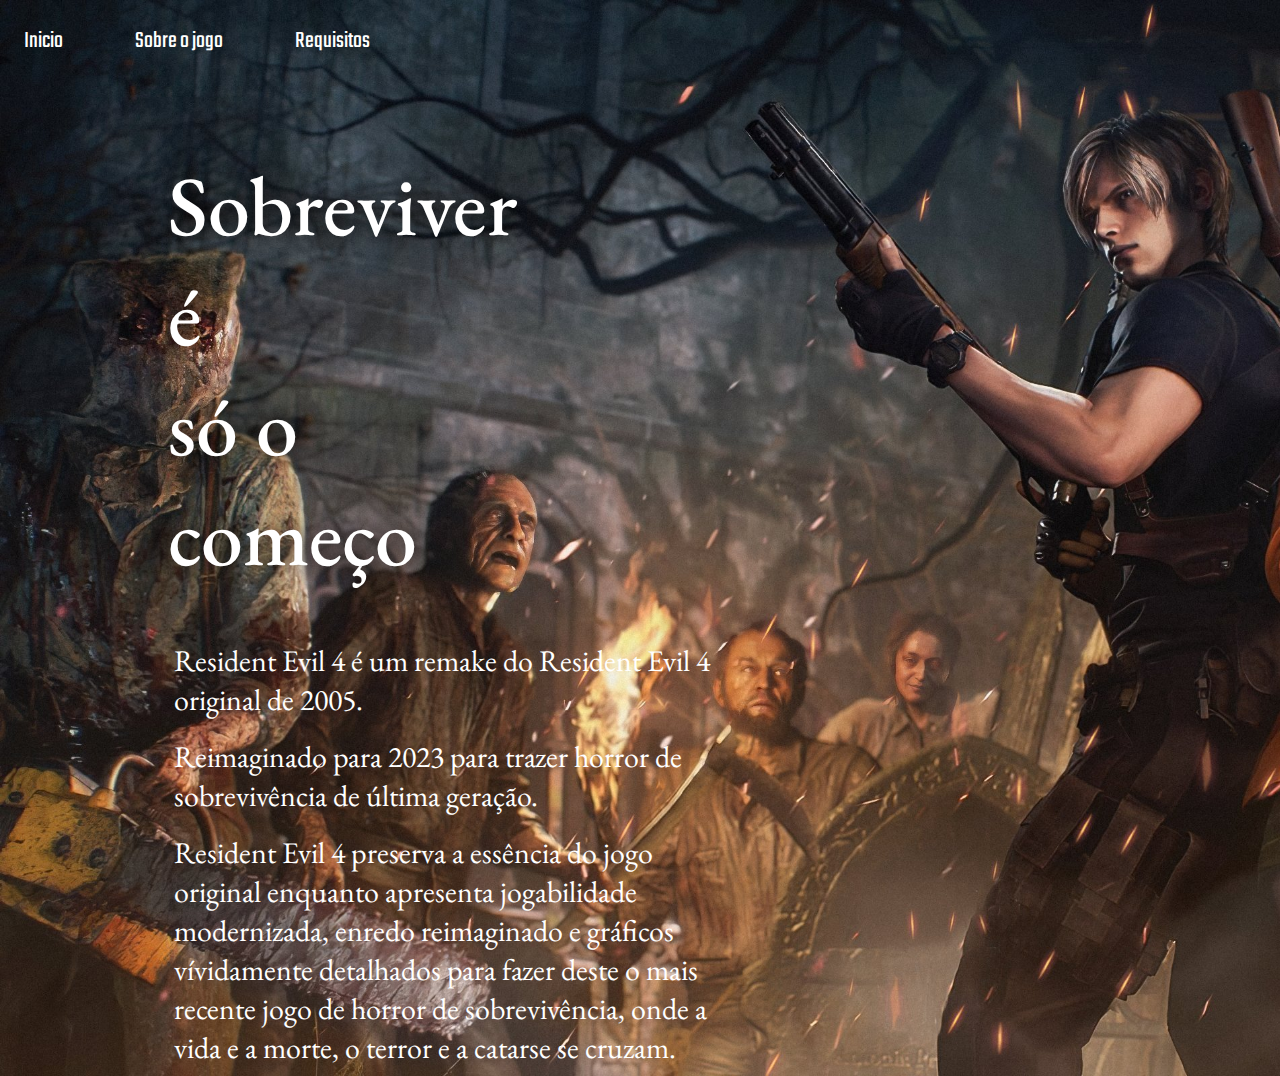
<file: index2.html>
<!DOCTYPE html>
<html lang="pt-br">
<head>
    <meta charset="UTF-8">
    <meta http-equiv="X-UA-Compatible" content="IE=edge">
    <meta name="viewport" content="width=device-width, initial-scale=1.0">
    <link rel="stylesheet"  href="style.css">
    <title>RE4-RMK</title>
</head>
<body class="body__secundario">
    <header class="cabecalho">
        <ul class="cabecalho__menu">
            <li class="cabecalho__menu__link"><a href="index.html" class="link__menu">Inicio</a></li>
            <li class="cabecalho__menu__link"><a href="index2.html" class="link__menu">Sobre o jogo</a></li>
            <li class="cabecalho__menu__link"><a href="index3.html" class="link__menu">Requisitos</a></li>
        </ul>
    </header>
    <main class="corpo">
       <section class="secundario">
        <h2 class="secundario__titulo">Sobreviver é<br>
            só o começo</h2>
        <p class="secundario__texto">Resident Evil 4 é um remake do Resident Evil 4 original de 2005.</p>
            
            <p class="secundario__texto">Reimaginado para 2023 para trazer horror de sobrevivência de última geração.</p>
            
            <p class="secundario__texto">Resident Evil 4 preserva a essência do jogo original enquanto apresenta jogabilidade modernizada,
            enredo reimaginado e gráficos vívidamente detalhados para fazer deste o mais recente jogo de horror de sobrevivência,
            onde a vida e a morte, o terror e a catarse se cruzam.</p>
       </section>
    </main>
    <footer></footer>
</body>
</html>
</file>
<file: style.css>
@import url('https://fonts.googleapis.com/css2?family=EB+Garamond:wght@400;500&family=Teko:wght@400;600&display=swap');

* {
    margin:0;
    padding:0;
}

.body__principal {
    background-image:url(img/share-re.png);
    background-repeat: no-repeat;
    background-size: cover;
    color: white;
    font-family:'Teko', sans-serif; ;
    font-size:1.5em;
}

.body__secundario {
    background-image:url(img/resident-evil-4-remake-game-informer-9_0901015310.jpg);
    background-repeat: no-repeat;
    background-size: cover;
    color: white;
    font-family:'Teko', sans-serif; ;
    font-size:1.5em;
}

.cabecalho__menu {
    display:flex;
    gap:3em;
    list-style-type: none;
    margin-left:1em;
    margin-top:1em;
}

.principal__link {
    display:flex;
    justify-content: center;
    color:white;
    margin:22.7em 22em auto 22em;
    text-decoration: none;
    border:2px solid black;
    background-color: black;
    border-radius: 5px;
    padding: 1px 0;
}

.principal__link:hover {
    background-color:rgb(36, 35, 35);
    border-color:rgb(36, 35, 35);
}

.link__menu {
    text-decoration: none;
    color: white;
}

.secundario__titulo{
    display: grid;
    grid-template-columns: 30% 60%;
    margin-top:1.1em;
    font-weight: 600;
    font-size:3.5em;
    margin-left:2em;
    margin-bottom: 0.5em;
    font-family: 'EB Garamond', serif;
    font-weight: 500;
    filter: drop-shadow(5px 0 10px rgba(0, 0, 0, 0.8));
}

.secundario__texto {
    display: grid;
    grid-template-columns: 50% 50%;
    margin-left:5.5em;
    padding:0.3em;
    font-size:30px;
    font-family:'EB Garamond', serif;
    font-weight: 400;
}
</file>
